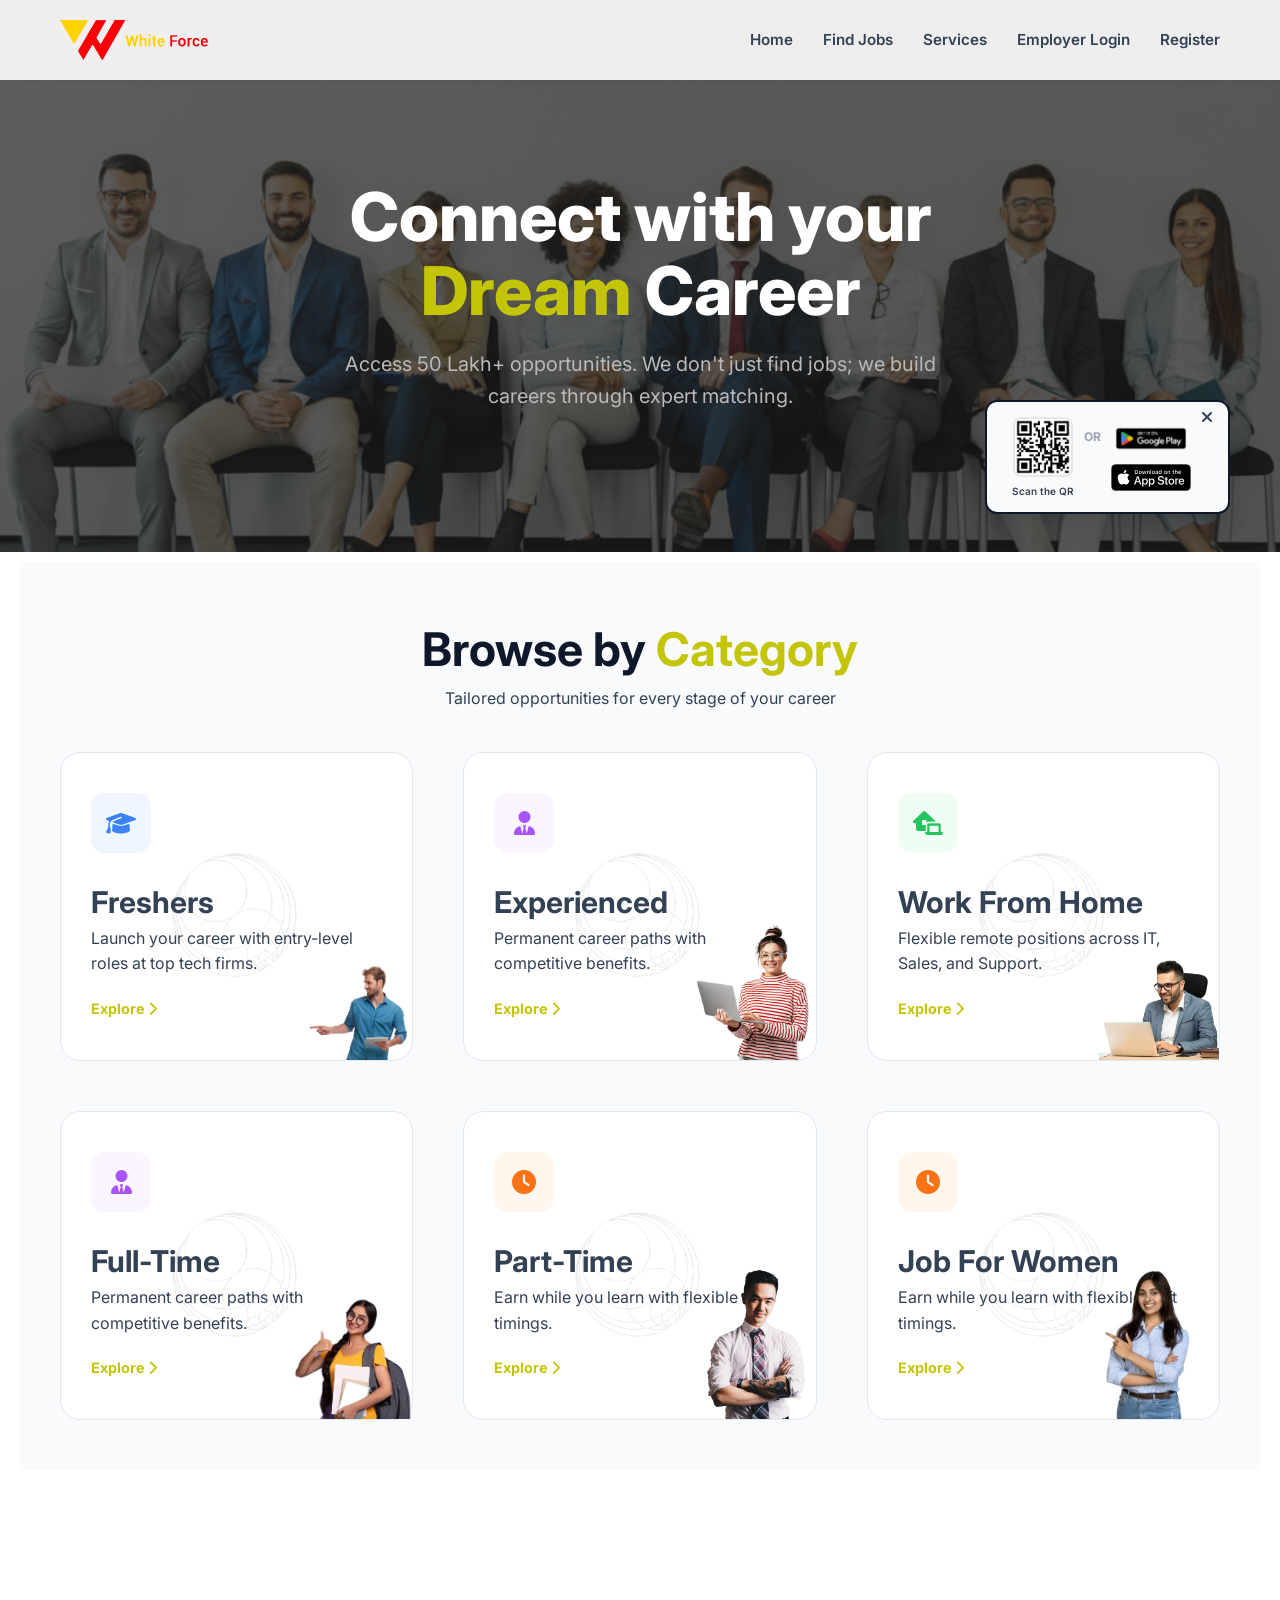
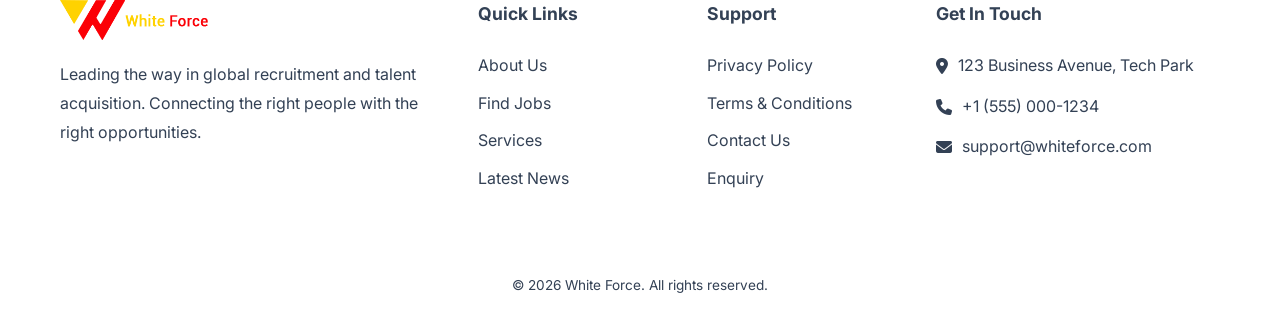
<file: index.html>
<!DOCTYPE html>
<html lang="en">

<head>
    <meta charset="UTF-8">
    <meta name="viewport" content="width=device-width, initial-scale=1.0">
    <title>White Force | Premium Recruitment Solutions</title>
    <link href="https://fonts.googleapis.com/css2?family=Inter:wght@300;400;600;700;800&display=swap" rel="stylesheet">
    <link rel="stylesheet" href="https://cdnjs.cloudflare.com/ajax/libs/font-awesome/6.5.1/css/all.min.css">
    <link rel="stylesheet" href="style.css">
</head>

<body>

    <!-- navbar -->
    <nav class="navbar">
        <div class="container nav-flex">
            <div class="logo">
                <img src="./images/logo.png" alt="">
            </div>
            <ul class="nav-links">
                <li><a href="#home">Home</a></li>
                <li><a href="#categories">Find Jobs</a></li>
                <li><a href="#services">Services</a></li>
                <li><a href="#" class="btn-outline">Employer Login</a></li>
                <li><a href="#" class="btn-primary">Register</a></li>
            </ul>
        </div>
    </nav>

    <!-- home -->
    <section class="hero" id="home">
        <div class="container">
            <div class="hero-content">

                <h1>Connect with your <br><span>Dream</span> Career</h1>
                <p>Access 50 Lakh+ opportunities. We don't just find jobs; we build careers through expert matching.</p>
            </div>
        </div>
        <div class="qr">
            <div class="qr-img">
                <img src="./images/URL QR Code.png" alt="">
                <p>Scan the QR</p>
            </div>
            <p>OR</p>
            <div class="app">
                <img src="./images/google play.png" alt="">
                <img src="./images/download-on-the-app-store.svg" alt="">
            </div>
            <i class="fa-solid fa-xmark"></i>
        </div>
    </section>


    <!-- categories -->
    <section class="categories" id="categories">
        <div class="container">

            <div class="section-title">
                <h2>Browse by <span>Category</span></h2>
                <p>Tailored opportunities for every stage of your career</p>
            </div>
            <div class="category-grid">

                <div class="card">
                    <div class="card-icon icon-blue"><i class="fa-solid fa-graduation-cap"></i></div>
                    <h3>Freshers</h3>
                    <p>Launch your career with entry-level roles at top tech firms.</p>
                    <div class="image">
                        <img src="./images/boy.jpg" alt="">
                    </div>
                    <div class="background-image ">
                        <img src="./images/circle.png" alt="">
                    </div>
                    <a href="#" class="card-link">Explore <i class="fa-solid fa-chevron-right"></i></a>
                </div>
                <div class="card">
                    <div class="card-icon icon-purple"><i class="fa-solid fa-user-tie"></i></div>
                    <h3>Experienced</h3>
                    <p>Permanent career paths with competitive benefits.</p>
                    <div class="image">
                        <img src="./images/girls-removebg-preview.png" alt="">
                    </div>
                    <div class="background-image ">
                        <img src="./images/circle.png" alt="">
                    </div>
                    <a href="#" class="card-link">Explore <i class="fa-solid fa-chevron-right"></i></a>
                </div>
                <div class="card">
                    <div class="card-icon icon-green"><i class="fa-solid fa-laptop-house"></i></div>
                    <h3>Work From Home</h3>
                    <p>Flexible remote positions across IT, Sales, and Support.</p>
                    <div class="image">
                        <img src="./images/men-1.png" alt="">
                    </div>
                    <div class="background-image ">
                        <img src="./images/circle.png" alt="">
                    </div>
                    <a href="#" class="card-link">Explore <i class="fa-solid fa-chevron-right"></i></a>
                </div>
                <div class="card">
                    <div class="card-icon icon-purple"><i class="fa-solid fa-user-tie"></i></div>
                    <h3>Full-Time</h3>
                    <p>Permanent career paths with competitive benefits.</p>
                    <div class="image">
                        <img src="./images/girl-image.png" alt="">
                    </div>
                    <div class="background-image ">
                        <img src="./images/circle.png" alt="">
                    </div>
                    <a href="#" class="card-link">Explore <i class="fa-solid fa-chevron-right"></i></a>
                </div>
                <div class="card">
                    <div class="card-icon icon-orange"><i class="fa-solid fa-clock"></i></div>
                    <h3>Part-Time</h3>
                    <p>Earn while you learn with flexible shift timings.</p>
                    <div class="image">
                        <img src="./images/men-2.png" alt="">
                    </div>
                    <div class="background-image ">
                        <img src="./images/circle.png" alt="">
                    </div>
                    <a href="#" class="card-link">Explore <i class="fa-solid fa-chevron-right"></i></a>
                </div>
                <div class="card">
                    <div class="card-icon icon-orange"><i class="fa-solid fa-clock"></i></div>
                    <h3>Job For Women</h3>
                    <p>Earn while you learn with flexible shift timings.</p>
                    <div class="image">
                        <img src="./images/women-1.png" alt="">
                    </div>
                    <div class="background-image ">
                        <img src="./images/circle.png" alt="">
                    </div>
                    <a href="#" class="card-link">Explore <i class="fa-solid fa-chevron-right"></i></a>
                </div>
            </div>
        </div>
    </section>

    <!-- footer -->
    <footer class="footer">
        <div class="container footer-grid">
            <div class="footer-col">
                <div class="logo">
                    <img src="./images/logo.png" alt="">
                </div>
                <p class="footer-desc">
                    Leading the way in global recruitment and talent acquisition. Connecting the right people with the
                    right opportunities.
                </p>
                <div class="social-links">
                    <a href="#"><i class="fab fa-facebook-f"></i></a>
                    <a href="#"><i class="fab fa-linkedin-in"></i></a>
                    <a href="#"><i class="fab fa-twitter"></i></a>
                    <a href="#"><i class="fab fa-instagram"></i></a>
                </div>
            </div>

            <div class="footer-col">
                <h4>Quick Links</h4>
                <ul>
                    <li><a href="#">About Us</a></li>
                    <li><a href="#">Find Jobs</a></li>
                    <li><a href="#">Services</a></li>
                    <li><a href="#">Latest News</a></li>
                </ul>
            </div>

            <div class="footer-col">
                <h4>Support</h4>
                <ul>
                    <li><a href="#">Privacy Policy</a></li>
                    <li><a href="#">Terms & Conditions</a></li>
                    <li><a href="#">Contact Us</a></li>
                    <li><a href="#">Enquiry</a></li>
                </ul>
            </div>

            <div class="footer-col">
                <h4>Get In Touch</h4>
                <p><i class="fas fa-map-marker-alt"></i> 123 Business Avenue, Tech Park</p>
                <p><i class="fas fa-phone"></i> +1 (555) 000-1234</p>
                <p><i class="fas fa-envelope"></i> support@whiteforce.com</p>
            </div>
        </div>

        <div class="footer-bottom">
            <div class="container">
                <p>&copy; 2026 White Force. All rights reserved.</p>
            </div>
        </div>
    </footer>


</body>
<script>
    let cards = document.querySelectorAll(".card");
    cards.forEach((card)=>{
        card.addEventListener("click",()=>{
            window.location.href = "Job.html";
        })
    })
</script>
</html>
</file>
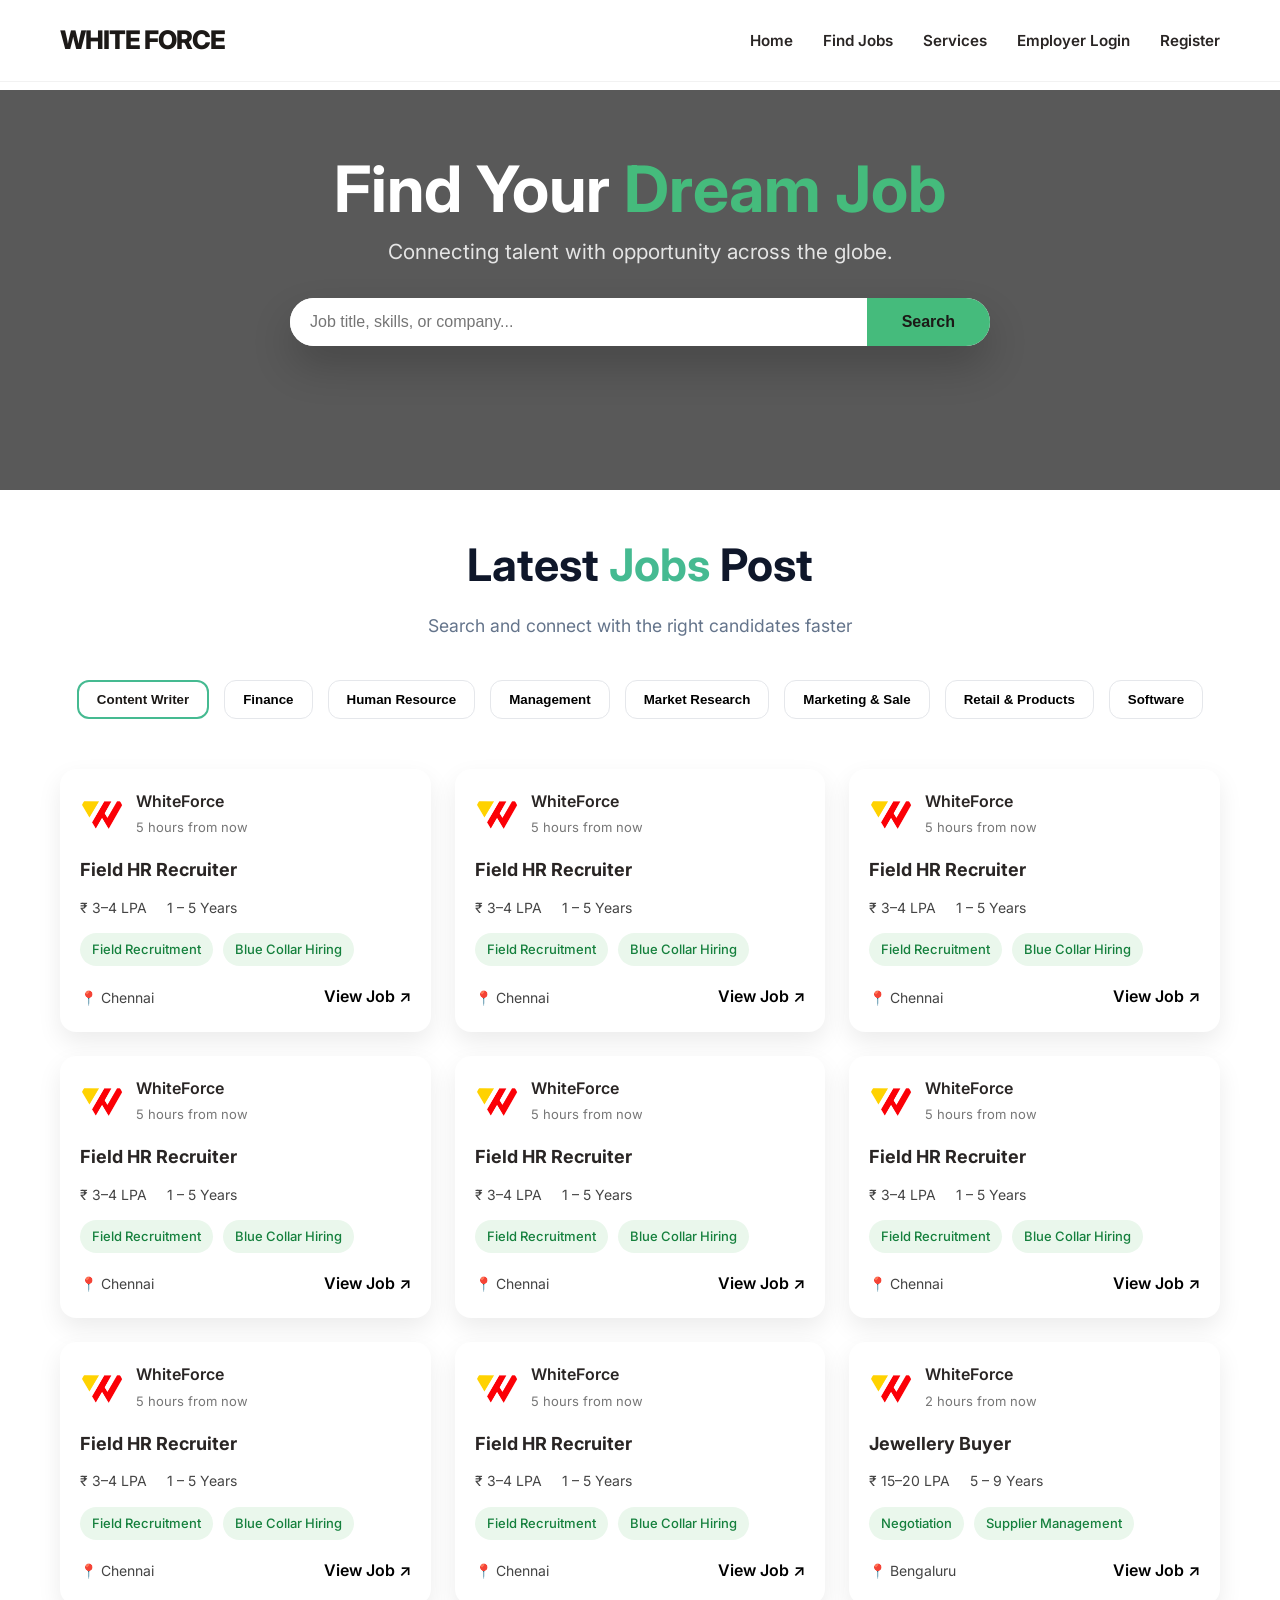
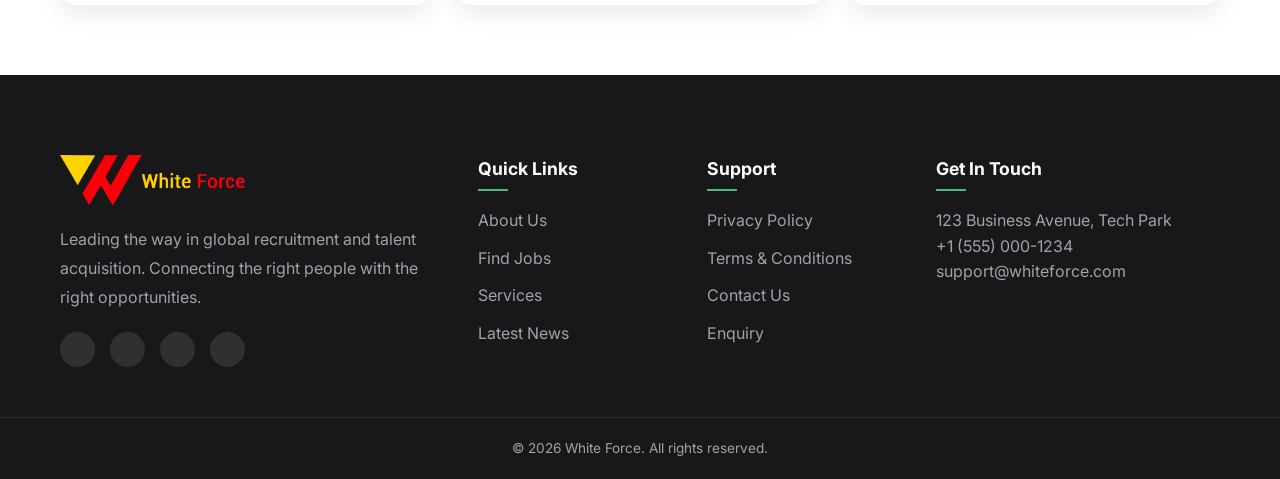
<file: Job.html>
<!DOCTYPE html>
<html lang="en">

<head>
    <meta charset="UTF-8">
    <meta name="viewport" content="width=device-width, initial-scale=1.0">
    <title>White Force | Find Your Dream Job</title>
    <link rel="stylesheet" href="job.css">
    <link href="https://fonts.googleapis.com/css2?family=Inter:wght@400;600;800&display=swap" rel="stylesheet">
</head>

<body>

    <!-- navbar -->
    <nav class="navbar">
        <div class="container nav-flex">
            <div class="logo">
                <span class="logo-accent">WHITE FORCE</span>
            </div>
            <ul class="nav-links">
                <li><a href="#home">Home</a></li>
                <li><a href="#categories">Find Jobs</a></li>
                <li><a href="#services">Services</a></li>
                <li><a href="#" class="btn-outline">Employer Login</a></li>
                <li><a href="#" class="btn-primary">Register</a></li>
            </ul>
        </div>
    </nav>

    <!-- hero -->
    <section class="hero">
        <div class="video-container">
            <div class="overlay"></div>
            <video src="./images/video (online-video-cutter.com).mp4" autoplay muted loop></video>
        </div>

        <div class="hero-content">
            <h1>Find Your <span>Dream Job</span></h1>
            <p>Connecting talent with opportunity across the globe.</p>

            <div class="search-box">
                <input type="text" placeholder="Job title, skills, or company...">
                <button type="submit">Search</button>
            </div>
        </div>
    </section>

    <!--job section  -->
    <section class="latest-jobs">
        <div class="container">

            <div class="section-header">
                <h2>Latest <span>Jobs</span> Post</h2>
                <p>Search and connect with the right candidates faster</p>
            </div>

            <!-- Category Tabs -->
            <div class="job-tabs">
                <button class="tab active">Content Writer</button>
                <button class="tab">Finance</button>
                <button class="tab">Human Resource</button>
                <button class="tab">Management</button>
                <button class="tab">Market Research</button>
                <button class="tab">Marketing & Sale</button>
                <button class="tab">Retail & Products</button>
                <button class="tab">Software</button>
            </div>


            <div class="jobs-grid">

                <div class="job-card">
                    <div class="card-header">
                        <img src="images/whiteforcelogo.png" class="company-logo" alt="">
                        <div>
                            <h4 class="company-name">WhiteForce</h4>
                            <span class="posted-time">5 hours from now</span>
                        </div>
                    </div>

                    <h3 class="job-title">Field HR Recruiter</h3>

                    <div class="job-info">
                        <span>₹ 3–4 LPA</span>
                        <span>1 – 5 Years</span>
                    </div>

                    <div class="skills">
                        <span>Field Recruitment</span>
                        <span>Blue Collar Hiring</span>
                    </div>

                    <div class="card-footer">
                        <span class="location">📍 Chennai</span>
                        <a href="#">View Job ↗</a>
                    </div>
                </div>
                <div class="job-card">
                    <div class="card-header">
                        <img src="images/whiteforcelogo.png" class="company-logo" alt="">
                        <div>
                            <h4 class="company-name">WhiteForce</h4>
                            <span class="posted-time">5 hours from now</span>
                        </div>
                    </div>

                    <h3 class="job-title">Field HR Recruiter</h3>

                    <div class="job-info">
                        <span>₹ 3–4 LPA</span>
                        <span>1 – 5 Years</span>
                    </div>

                    <div class="skills">
                        <span>Field Recruitment</span>
                        <span>Blue Collar Hiring</span>
                    </div>

                    <div class="card-footer">
                        <span class="location">📍 Chennai</span>
                        <a href="#">View Job ↗</a>
                    </div>
                </div>
                <div class="job-card">
                    <div class="card-header">
                        <img src="images/whiteforcelogo.png" class="company-logo" alt="">
                        <div>
                            <h4 class="company-name">WhiteForce</h4>
                            <span class="posted-time">5 hours from now</span>
                        </div>
                    </div>

                    <h3 class="job-title">Field HR Recruiter</h3>

                    <div class="job-info">
                        <span>₹ 3–4 LPA</span>
                        <span>1 – 5 Years</span>
                    </div>

                    <div class="skills">
                        <span>Field Recruitment</span>
                        <span>Blue Collar Hiring</span>
                    </div>

                    <div class="card-footer">
                        <span class="location">📍 Chennai</span>
                        <a href="#">View Job ↗</a>
                    </div>
                </div>
                <div class="job-card">
                    <div class="card-header">
                        <img src="images/whiteforcelogo.png" class="company-logo" alt="">
                        <div>
                            <h4 class="company-name">WhiteForce</h4>
                            <span class="posted-time">5 hours from now</span>
                        </div>
                    </div>

                    <h3 class="job-title">Field HR Recruiter</h3>

                    <div class="job-info">
                        <span>₹ 3–4 LPA</span>
                        <span>1 – 5 Years</span>
                    </div>

                    <div class="skills">
                        <span>Field Recruitment</span>
                        <span>Blue Collar Hiring</span>
                    </div>

                    <div class="card-footer">
                        <span class="location">📍 Chennai</span>
                        <a href="#">View Job ↗</a>
                    </div>
                </div>
                  <div class="job-card">
                    <div class="card-header">
                        <img src="images/whiteforcelogo.png" class="company-logo" alt="">
                        <div>
                            <h4 class="company-name">WhiteForce</h4>
                            <span class="posted-time">5 hours from now</span>
                        </div>
                    </div>

                    <h3 class="job-title">Field HR Recruiter</h3>

                    <div class="job-info">
                        <span>₹ 3–4 LPA</span>
                        <span>1 – 5 Years</span>
                    </div>

                    <div class="skills">
                        <span>Field Recruitment</span>
                        <span>Blue Collar Hiring</span>
                    </div>

                    <div class="card-footer">
                        <span class="location">📍 Chennai</span>
                        <a href="#">View Job ↗</a>
                    </div>
                </div>
                  <div class="job-card">
                    <div class="card-header">
                        <img src="images/whiteforcelogo.png" class="company-logo" alt="">
                        <div>
                            <h4 class="company-name">WhiteForce</h4>
                            <span class="posted-time">5 hours from now</span>
                        </div>
                    </div>

                    <h3 class="job-title">Field HR Recruiter</h3>

                    <div class="job-info">
                        <span>₹ 3–4 LPA</span>
                        <span>1 – 5 Years</span>
                    </div>

                    <div class="skills">
                        <span>Field Recruitment</span>
                        <span>Blue Collar Hiring</span>
                    </div>

                    <div class="card-footer">
                        <span class="location">📍 Chennai</span>
                        <a href="#">View Job ↗</a>
                    </div>
                </div>
                  <div class="job-card">
                    <div class="card-header">
                        <img src="images/whiteforcelogo.png" class="company-logo" alt="">
                        <div>
                            <h4 class="company-name">WhiteForce</h4>
                            <span class="posted-time">5 hours from now</span>
                        </div>
                    </div>

                    <h3 class="job-title">Field HR Recruiter</h3>

                    <div class="job-info">
                        <span>₹ 3–4 LPA</span>
                        <span>1 – 5 Years</span>
                    </div>

                    <div class="skills">
                        <span>Field Recruitment</span>
                        <span>Blue Collar Hiring</span>
                    </div>

                    <div class="card-footer">
                        <span class="location">📍 Chennai</span>
                        <a href="#">View Job ↗</a>
                    </div>
                </div>
                  <div class="job-card">
                    <div class="card-header">
                        <img src="images/whiteforcelogo.png" class="company-logo" alt="">
                        <div>
                            <h4 class="company-name">WhiteForce</h4>
                            <span class="posted-time">5 hours from now</span>
                        </div>
                    </div>

                    <h3 class="job-title">Field HR Recruiter</h3>

                    <div class="job-info">
                        <span>₹ 3–4 LPA</span>
                        <span>1 – 5 Years</span>
                    </div>

                    <div class="skills">
                        <span>Field Recruitment</span>
                        <span>Blue Collar Hiring</span>
                    </div>

                    <div class="card-footer">
                        <span class="location">📍 Chennai</span>
                        <a href="#">View Job ↗</a>
                    </div>
                </div>

                <!-- duplicate card -->
                <div class="job-card">
                    <div class="card-header">
                        <img src="images/whiteforcelogo.png" class="company-logo" alt="">
                        <div>
                            <h4 class="company-name">WhiteForce</h4>
                            <span class="posted-time">2 hours from now</span>
                        </div>
                    </div>

                    <h3 class="job-title">Jewellery Buyer</h3>

                    <div class="job-info">
                        <span>₹ 15–20 LPA</span>
                        <span>5 – 9 Years</span>
                    </div>

                    <div class="skills">
                        <span>Negotiation</span>
                        <span>Supplier Management</span>
                    </div>

                    <div class="card-footer">
                        <span class="location">📍 Bengaluru</span>
                        <a href="#">View Job ↗</a>
                    </div>
                </div>

            </div>


        </div>
    </section>

    <!-- footer -->
    <footer class="footer">
        <div class="container footer-grid">
            <div class="footer-col">
                <div class="footer-logo">
                  <img src="./images/logo.png" alt="">
                </div>
                <p class="footer-desc">
                    Leading the way in global recruitment and talent acquisition. Connecting the right people with the
                    right opportunities.
                </p>
                <div class="social-links">
                    <a href="#"><i class="fab fa-facebook-f"></i></a>
                    <a href="#"><i class="fab fa-linkedin-in"></i></a>
                    <a href="#"><i class="fab fa-twitter"></i></a>
                    <a href="#"><i class="fab fa-instagram"></i></a>
                </div>
            </div>

            <div class="footer-col">
                <h4>Quick Links</h4>
                <ul>
                    <li><a href="#">About Us</a></li>
                    <li><a href="#">Find Jobs</a></li>
                    <li><a href="#">Services</a></li>
                    <li><a href="#">Latest News</a></li>
                </ul>
            </div>

            <div class="footer-col">
                <h4>Support</h4>
                <ul>
                    <li><a href="#">Privacy Policy</a></li>
                    <li><a href="#">Terms & Conditions</a></li>
                    <li><a href="#">Contact Us</a></li>
                    <li><a href="#">Enquiry</a></li>
                </ul>
            </div>

            <div class="footer-col">
                <h4>Get In Touch</h4>
                <p><i class="fas fa-map-marker-alt"></i> 123 Business Avenue, Tech Park</p>
                <p><i class="fas fa-phone"></i> +1 (555) 000-1234</p>
                <p><i class="fas fa-envelope"></i> support@whiteforce.com</p>
            </div>
        </div>

        <div class="footer-bottom">
            <div class="container">
                <p>&copy; 2026 White Force. All rights reserved.</p>
            </div>
        </div>
    </footer>
</body>

</html>
</file>
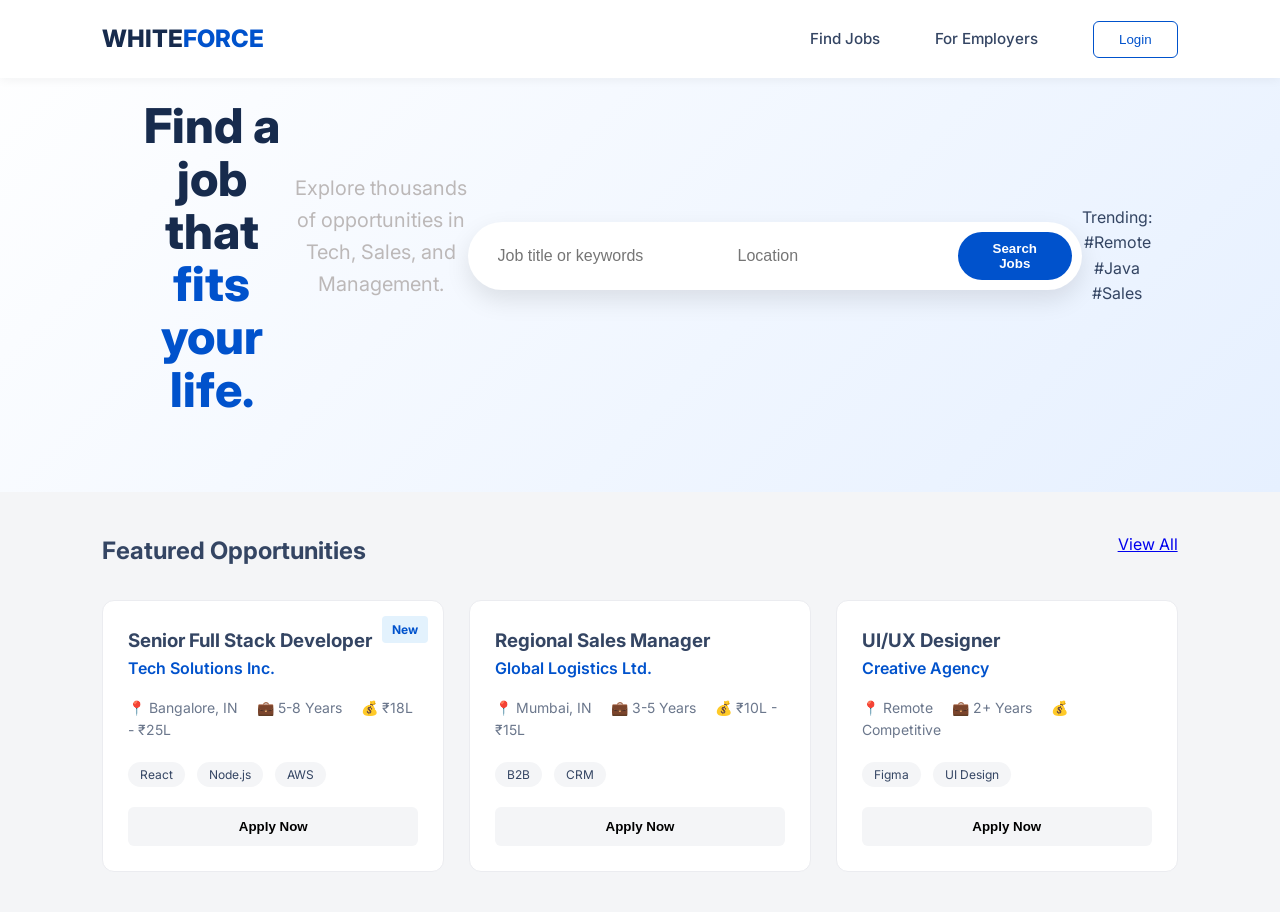
<file: test.html>
<!DOCTYPE html>
<html lang="en">
<head>
    <meta charset="UTF-8">
    <meta name="viewport" content="width=device-width, initial-scale=1.0">
    <title>White Force | Find Your Dream Job</title>
    <link rel="stylesheet" href="style.css">
    <link href="https://fonts.googleapis.com/css2?family=Inter:wght@300;400;600;700&display=swap" rel="stylesheet">
</head>
<style>
    :root {
    --primary: #0052cc;
    --secondary: #07c;
    --dark: #172b4d;
    --light-bg: #f4f5f7;
    --text-main: #344563;
}

* {
    margin: 0;
    padding: 0;
    box-sizing: border-box;
}

body {
    font-family: 'Inter', sans-serif;
    background-color: var(--light-bg);
    color: var(--text-main);
    line-height: 1.6;
}

/* Navbar */
.navbar {
    display: flex;
    justify-content: space-between;
    align-items: center;
    padding: 20px 8%;
    background: white;
    box-shadow: 0 2px 10px rgba(0,0,0,0.05);
}

.logo {
    font-size: 24px;
    font-weight: 800;
    color: var(--dark);
}

.logo span { color: var(--primary); }

.nav-links a {
    margin-right: 25px;
    text-decoration: none;
    color: var(--text-main);
    font-weight: 500;
}

.btn-login {
    padding: 10px 25px;
    border-radius: 6px;
    border: 1px solid var(--primary);
    background: transparent;
    color: var(--primary);
    cursor: pointer;
}

/* Hero Section */
.hero {
    text-align: center;
    padding: 80px 10% 60px;
    background: linear-gradient(135deg, #ffffff 0%, #e6f0ff 100%);
}

.hero h1 {
    font-size: 3rem;
    color: var(--dark);
    margin-bottom: 15px;
}

.hero h1 span { color: var(--primary); }

/* Search Bar */
.search-container {
    background: white;
    padding: 10px;
    border-radius: 50px;
    display: flex;
    max-width: 800px;
    margin: 30px auto;
    box-shadow: 0 10px 25px rgba(0,0,0,0.1);
}

.search-container input {
    flex: 1;
    border: none;
    padding: 15px 20px;
    outline: none;
    font-size: 16px;
}

.btn-search {
    background: var(--primary);
    color: white;
    border: none;
    padding: 0 35px;
    border-radius: 40px;
    cursor: pointer;
    font-weight: 600;
}

/* Job Cards */
.job-container {
    padding: 40px 8%;
}

.section-header {
    display: flex;
    justify-content: space-between;
    margin-bottom: 30px;
}

.job-grid {
    display: grid;
    grid-template-columns: repeat(auto-fill, minmax(320px, 1fr));
    gap: 25px;
}

.job-card {
    background: white;
    padding: 25px;
    border-radius: 12px;
    transition: transform 0.3s ease, box-shadow 0.3s ease;
    border: 1px solid #ebecf0;
    position: relative;
}

.job-card:hover {
    transform: translateY(-5px);
    box-shadow: 0 12px 20px rgba(0,0,0,0.08);
}

.card-tag {
    position: absolute;
    top: 15px;
    right: 15px;
    background: #e3f2fd;
    color: var(--primary);
    padding: 4px 10px;
    border-radius: 4px;
    font-size: 12px;
    font-weight: bold;
}

.company {
    color: var(--primary);
    font-weight: 600;
    margin-bottom: 15px;
}

.job-meta {
    font-size: 14px;
    color: #6b778c;
    margin-bottom: 20px;
}

.job-meta span { margin-right: 15px; }

.skills { margin-bottom: 20px; }

.skill {
    background: #f4f5f7;
    padding: 5px 12px;
    border-radius: 20px;
    font-size: 12px;
    margin-right: 8px;
}

.btn-apply {
    width: 100%;
    padding: 12px;
    background: #f4f5f7;
    border: none;
    border-radius: 6px;
    font-weight: 600;
    cursor: pointer;
    transition: 0.2s;
}

.btn-apply:hover {
    background: var(--primary);
    color: white;
}
</style>
<body>

    <nav class="navbar">
        <div class="logo">WHITE<span>FORCE</span></div>
        <div class="nav-links">
            <a href="#">Find Jobs</a>
            <a href="#">For Employers</a>
            <button class="btn-login">Login</button>
        </div>
    </nav>

    <header class="hero">
        <h1>Find a job that <span>fits your life.</span></h1>
        <p>Explore thousands of opportunities in Tech, Sales, and Management.</p>
        
        <div class="search-container">
            <input type="text" placeholder="Job title or keywords">
            <input type="text" placeholder="Location">
            <button class="btn-search">Search Jobs</button>
        </div>
        
        <div class="trending">
            Trending: <span>#Remote</span> <span>#Java</span> <span>#Sales</span>
        </div>
    </header>

    <main class="job-container">
        <div class="section-header">
            <h2>Featured Opportunities</h2>
            <a href="#">View All</a>
        </div>

        <div class="job-grid">
            <div class="job-card">
                <div class="card-tag">New</div>
                <h3>Senior Full Stack Developer</h3>
                <p class="company">Tech Solutions Inc.</p>
                <div class="job-meta">
                    <span>📍 Bangalore, IN</span>
                    <span>💼 5-8 Years</span>
                    <span>💰 ₹18L - ₹25L</span>
                </div>
                <div class="skills">
                    <span class="skill">React</span>
                    <span class="skill">Node.js</span>
                    <span class="skill">AWS</span>
                </div>
                <button class="btn-apply">Apply Now</button>
            </div>

            <div class="job-card">
                <h3>Regional Sales Manager</h3>
                <p class="company">Global Logistics Ltd.</p>
                <div class="job-meta">
                    <span>📍 Mumbai, IN</span>
                    <span>💼 3-5 Years</span>
                    <span>💰 ₹10L - ₹15L</span>
                </div>
                <div class="skills">
                    <span class="skill">B2B</span>
                    <span class="skill">CRM</span>
                </div>
                <button class="btn-apply">Apply Now</button>
            </div>

            <div class="job-card">
                <h3>UI/UX Designer</h3>
                <p class="company">Creative Agency</p>
                <div class="job-meta">
                    <span>📍 Remote</span>
                    <span>💼 2+ Years</span>
                    <span>💰 Competitive</span>
                </div>
                <div class="skills">
                    <span class="skill">Figma</span>
                    <span class="skill">UI Design</span>
                </div>
                <button class="btn-apply">Apply Now</button>
            </div>
        </div>
    </main>

</body>
</html>
</file>
<file: style.css>
/* Custom Properties for Global Control */
:root {
    --primary: #c4c409;
    --primary-dark: #c4c409;
    --dark: #0f172a;
    --text-main: #334155;
    --text-light: #64748b;
    --bg-light: #f8fafc;
    --white: #ffffff;
    --shadow: 0 10px 30px -5px rgba(0, 0, 0, 0.1);
}

* {
    margin: 0;
    padding: 0;
    box-sizing: border-box;
}

body {
    font-family: 'Inter', sans-serif;
    background-color: var(--white);
    color: var(--text-main);
    line-height: 1.6;
}

.container {
    max-width: 1200px;
    margin: 0 auto;
    padding: 0 20px;
}

/* --- Navigation --- */
.navbar {
    padding: 20px 0;
    position: fixed;
    width: 100%;
    top: 0;
    background: rgba(255, 255, 255, 0.9);
    backdrop-filter: blur(10px);
    z-index: 1000;
    box-shadow: 0 1px 0 rgba(0, 0, 0, 0.05);
}

.nav-flex {
    display: flex;
    justify-content: space-between;
    align-items: center;
}

.logo {
    display: flex;
    align-items: center;
}

.logo img {
    height: 40px;        /* control size using height */
    width: auto;         /* keep aspect ratio */
    object-fit: contain;
}

.nav-links {
    display: flex;
    list-style: none;
    gap: 30px;
    align-items: center;
}

.nav-links a {
    text-decoration: none;
    color: var(--text-main);
    font-weight: 600;
    font-size: 0.95rem;
    transition: 0.3s;
}

.nav-links a:hover {
    color: var(--primary);
}

/* --- Hero Section --- */
.hero {
    width: 100%;
    min-height: 480px;
    padding: 160px 8% 100px;
position: relative;
    background:
        linear-gradient(rgba(34, 34, 34, 0.7), rgba(28, 27, 27, 0.7)),
        url('/images/banner.jpg') center/cover no-repeat;

    display: flex;
    align-items: center;
}

.hero-content {
    text-align: center;
}


.badge {
    background: #e0f2f1;
    color: white;
    padding: 6px 16px;
    border-radius: 50px;
    font-weight: 700;
    font-size: 0.8rem;
    text-transform: uppercase;
}

.hero h1 {
    font-size: 4.2rem;
    color: white;
    line-height: 1.1;
    margin: 20px 0;
    font-weight: 800;
}

.text-gradient {
    background: linear-gradient(to right, var(--primary), #4db6ac);
    -webkit-background-clip: text;
    -webkit-text-fill-color: transparent;
}

.hero p {
    font-size: 1.25rem;
    color: rgb(188 184 184);
    max-width: 600px;
    margin-bottom: 40px;
}
.hero-content span {
    color: var(--primary);
}

/* --- Glassmorphism Search --- */
.glass-search {
    background: white;
    padding: 15px;
    border-radius: 16px;
    display: flex;
    gap: 15px;
    box-shadow: 0 20px 50px rgba(0, 0, 0, 0.1);
    max-width: 900px;
}

.search-input {
    flex: 1;
    display: flex;
    align-items: center;
    gap: 12px;
    border-right: 1px solid #eee;
    padding-right: 15px;
}

.search-input i {
    color: var(--primary);
}

.search-input input {
    border: none;
    outline: none;
    width: 100%;
    font-size: 1rem;
}

.btn-search {
    background: var(--primary);
    color: white;
    border: none;
    padding: 15px 35px;
    border-radius: 12px;
    font-weight: 700;
    cursor: pointer;
    transition: 0.3s;
}

.btn-search:hover {
    background: var(--primary-dark);
    transform: scale(1.02);
}
/* QR Section Wrapper */
.qr {
      display: flex;
    align-items: center;
    justify-content: center;
    position: fixed;
    right: 50px;
    top: 400px;
    border: 2px solid #0f172a;
    gap: 10px;
    padding: 0 5px 0 25px;
    background: #f9fafb;
  ;
    z-index: 999;
    border-radius: 12px;
    box-shadow: 0 8px 24px rgba(0, 0, 0, 0.08);
}

/* QR Image Box */
.qr-img {
    display: flex;
    flex-direction: column;
    align-items: center;
    gap: 6px;
    height: 110px;
}

.qr-img img {
    width: 60px;
    object-fit: cover;
    border-radius: 8px;
    margin-top: 15px;
    border: 2px solid #e5e7eb;
}

.qr-img p {
    font-size: 10px;
    font-weight: 600;
    color: #374151;
}

/* OR Text */
.qr > p {
    font-size: 12px;
    font-weight: 700;
    color: #9ca3af;
}
.qr i{
   margin-bottom: 80px;
   margin-right: 10px;
}
/* App Store Buttons */
.app {
    display: flex;
    flex-direction: column;
    gap: 10px;
}

.app img {
    width: 80px;
    cursor: pointer;
    transition: transform 0.25s ease, box-shadow 0.25s ease;
}

.app img:hover {
    transform: translateY(-2px);
    box-shadow: 0 6px 16px rgba(0, 0, 0, 0.15);
}

/* Responsive */
@media (max-width: 600px) {
    .qr {
        flex-direction: column;
        gap: 14px;
    }

    .app {
        flex-direction: row;
    }
}


/* --- Stats Bar --- */
.stats-bar {
    background: var(--dark);
    padding: 40px 0;
    color: white;
}

.stats-flex {
    display: flex;
    justify-content: space-around;
    text-align: center;
}

.stat-item strong {
    font-size: 2.7rem;
    display: block;
}

.stat-item span {
    color: #94a3b8;
    font-size: 1rem;
}

/* --- Categories Grid --- */
.categories {
    
    padding: 50px 0;
    margin:10px 20px;
    background: var(--bg-light);
}

.section-title {
    text-align: center;
    margin-bottom: 40px;
}

.section-title h2 {
    font-size: 2.9rem;
    color: var(--dark);
}

.section-title h2 span {
    color: var(--primary);
}
.image img{
position: absolute;
width: 120px;
bottom: 0;
right: 0;
}
.category-grid {
    display: grid;
    grid-template-columns: repeat(auto-fit, minmax(310px, 1fr));
    gap: 50px;
}

.card {
    background: white;
    padding: 40px 30px;
    position: relative;
    border-radius: 20px;
    transition: 0.4s;
    border: 1px solid #e2e8f0;
}
.card .background-image img{
    width: 273px;
    position: absolute;
    top: 60px;
    left: 37px;
    opacity: 0.2;

}
.card:hover {
    transform: translateY(-10px);
    box-shadow: var(--shadow);
    border-color: var(--primary);
}

.card-icon {
    width: 60px;
    height: 60px;
    border-radius: 14px;
    display: flex;
    align-items: center;
    justify-content: center;
    font-size: 1.5rem;
    margin-bottom: 25px;
}

.icon-blue {
    background: #eff6ff;
    color: #3b82f6;
}

.icon-green {
    background: #f0fdf4;
    color: #22c55e;
}

.icon-purple {
    background: #faf5ff;
    color: #a855f7;
}

.icon-orange {
    background: #fff7ed;
    color: #f97316;
}

.card-link {
    text-decoration: none;
    color: var(--primary);
    font-weight: 700;
    font-size: 0.9rem;
    margin-top: 20px;
    display: block;
}
.card h3{
    font-size: 30px;
}
.card:hover h3{
    transition: all 0.2s ease-in ;
    color: #009688;
}
/* Responsive Fixes */
@media (max-width: 768px) {
    .hero h1 {
        font-size: 2.5rem;
    }

    .glass-search {
        flex-direction: column;
    }

    .search-input {
        border-right: none;
        border-bottom: 1px solid #eee;
        padding-bottom: 10px;
    }

    .nav-links {
        display: none;
    }
}
.footer {
    background-color: var(--footer-bg);
    color: var(--footer-text);
    padding: 80px 0 20px;
    margin-top: 50px;
}

.footer-grid {
    display: grid;
    grid-template-columns: 2fr 1fr 1fr 1.5fr;
    gap: 40px;
    margin-bottom: 50px;
}

.footer-col h4 {
    color: var(--footer-heading);
    margin-bottom: 25px;
    font-size: 1.1rem;
    position: relative;
}

/* Accent line under headings */
.footer-col h4::after {
    content: '';
    position: absolute;
    left: 0;
    bottom: -8px;
    width: 30px;
    height: 2px;
    background-color: var(--accent-blue);
}

.footer-desc {
    margin: 20px 0;
    line-height: 1.8;
}

.footer-col ul {
    list-style: none;
}

.footer-col ul li {
    margin-bottom: 12px;
}

.footer-col ul li a {
    color: var(--footer-text);
    text-decoration: none;
    transition: 0.3s;
}

.footer-col ul li a:hover {
    color: var(--accent-blue);
    padding-left: 5px;
}

.footer-col p {
    margin-bottom: 15px;
    display: flex;
    align-items: center;
    gap: 10px;
}

.social-links {
    display: flex;
    gap: 15px;
}

.social-links a {
    width: 35px;
    height: 35px;
    background: rgba(255,255,255,0.1);
    display: flex;
    align-items: center;
    justify-content: center;
    border-radius: 50%;
    color: white;
    text-decoration: none;
    transition: 0.3s;
}

.social-links a:hover {
    background: var(--accent-blue);
}

.footer-bottom {
    border-top: 1px solid rgba(255,255,255,0.1);
    padding-top: 20px;
    text-align: center;
    font-size: 0.85rem;
}

/* Responsive Footer */
@media (max-width: 768px) {
    .footer-grid {
        grid-template-columns: 1fr 1fr;
    }
}
@media (max-width: 480px) {
    .footer-grid {
        grid-template-columns: 1fr;
    }
}
</file>
<file: job.css>
/* =========================
   THEME VARIABLES (YELLOW)
========================= */
:root {
    /* Primary Theme */
    --primary-yellow: #45BB7C;
    --primary-yellow-hover: #45BB7C;
    --accent-yellow: #45BB7C;

    /* Text */
    --text-dark: #1c1917;
    --text-main: #292524;
    --text-light: #78716c;
    --white: #ffffff;

    /* UI */
    --nav-bg: rgba(255, 255, 255, 0.9);
    --overlay-dark: rgba(0, 0, 0, 0.65);

    /* Footer */
    --footer-bg: #18181b;
    --footer-text: #a1a1aa;
    --footer-heading: #ffffff;
}

/* =========================
   RESET & BASE
========================= */
* {
    margin: 0;
    padding: 0;
    box-sizing: border-box;
}

body {
    font-family: 'Inter', sans-serif;
    background: var(--white);
    color: var(--text-main);
    line-height: 1.6;
    padding-top: 90px;
    /* fixed navbar space */
}

.container {
    max-width: 1200px;
    margin: auto;
    padding: 0 20px;
}

/* =========================
   NAVBAR
========================= */
.navbar {
    position: fixed;
    top: 0;
    width: 100%;
    padding: 20px 0;
    background: var(--nav-bg);
    backdrop-filter: blur(10px);
    z-index: 1000;
    box-shadow: 0 1px 0 rgba(0, 0, 0, 0.05);
}

.nav-flex {
    display: flex;
    justify-content: space-between;
    align-items: center;
}

.logo {
    font-size: 1.6rem;
    font-weight: 800;
    letter-spacing: -1px;
    color: var(--text-dark);
}

.nav-links {
    list-style: none;
    display: flex;
    gap: 30px;
}

.nav-links a {
    text-decoration: none;
    font-weight: 600;
    font-size: 0.95rem;
    color: var(--text-main);
    transition: 0.3s;
}

.nav-links a:hover {
    color: var(--primary-yellow);
}

/* =========================
   HERO (VIDEO)
========================= */
.hero {
    position: relative;
    height: 400px;
    width: 100%;
    
    overflow: hidden;
}

/* Video Layer */
.video-container {
    position: absolute;
    inset: 0;
    height: auto;
    z-index: 1;
}

.video-container video {
    width: 100%;
    height: 100%;
    object-fit: cover;
}

/* Dark Overlay */
.video-container::after {
    content: "";
    position: absolute;
    inset: 0;
    background: var(--overlay-dark);
    z-index: 2;
}

/* Hero Content */
.hero-content {
    position: relative;
    z-index: 3;
    height: 80%;
    display: flex;
    flex-direction: column;
    justify-content: center;
    align-items: center;
    text-align: center;
    color: white;
    padding: 0 15px;
}

.hero-content h1 {
    font-size: 4rem;
    line-height: 1.1;
    margin-bottom: 10px;
}

.hero-content h1 span {
    color: var(--accent-yellow);
}

.hero-content p {
    font-size: 1.3rem;
    color: #e5e5e5;
    max-width: 600px;
}

/* =========================
   SEARCH BOX
========================= */
.search-box {
    margin-top: 30px;
    width: 100%;
    max-width: 700px;
    display: flex;
    background: white;
    border-radius: 50px;
    overflow: hidden;
    box-shadow: 0 20px 40px rgba(0, 0, 0, 0.2);
}

.search-box input {
    flex: 1;
    padding: 15px 20px;
    font-size: 16px;
    border: none;
    outline: none;
}

.search-box button {
    background: var(--primary-yellow);
    border: none;
    padding: 0 35px;
    font-size: 16px;
    font-weight: 700;
    color: var(--text-dark);
    cursor: pointer;
    transition: 0.3s;
}

.search-box button:hover {
    background: var(--primary-yellow-hover);
}

/* =========================
   LATEST JOBS SECTION
========================= */
.latest-jobs {
    padding: 10px 0;
    margin-top: 30px;
    background: #ffffff;
}

.section-header {
    text-align: center;
    margin-bottom: 40px;
}

.section-header h2 {
    font-size: 2.8rem;
    color: #0f172a;
}

.section-header h2 span {
    color: #45ba91;
}

.section-header p {
    margin-top: 10px;
    color: #64748b;
    font-size: 1.1rem;
}

/* =========================
   JOB TABS
========================= */
.job-tabs {
    display: flex;
    flex-wrap: wrap;
    justify-content: center;
    gap: 15px;
    margin-bottom: 50px;
}

.tab {
    padding: 10px 18px;
    border-radius: 12px;
    border: 1px solid #e5e7eb;
    background: #fff;
    font-weight: 600;
    cursor: pointer;
    transition: 0.3s;
}

.tab.active,
.tab:hover {
    /* background: #45ba91; */
    border:2px solid #45ba91;
    color: #1c1917;
}



/* =========================
   JOB CARD
========================= */
.jobs-grid {
    display: grid;
    grid-template-columns: repeat(3, 1fr); /* 3 cards per row */
    gap: 24px;
    /* padding: 70px 8%; */
}


.job-card {
    background: #fff;
    border-radius: 16px;
    padding: 20px;
    box-shadow: 0 10px 25px rgba(0,0,0,0.08);
    transition: all 0.3s ease;
}

.job-card:hover {
    transform: translateY(-6px);
    box-shadow: 0 16px 35px rgba(0,0,0,0.12);
}

/* header */
.card-header {
    display: flex;
    gap: 12px;
    align-items: center;
    margin-bottom: 16px;
}

.company-logo {
    width: 44px;
    height: 44px;
    border-radius: 50%;
    object-fit: cover;
}

.company-name {
    font-size: 16px;
    font-weight: 600;
}

.posted-time {
    font-size: 13px;
    color: #777;
}

/* job title */
.job-title {
    font-size: 18px;
    font-weight: 700;
    margin-bottom: 12px;
}

/* salary + experience */
.job-info {
    display: flex;
    gap: 20px;
    font-size: 14px;
    color: #444;
    margin-bottom: 14px;
}

/* skills */
.skills {
    display: flex;
    gap: 10px;
    flex-wrap: wrap;
    margin-bottom: 18px;
}

.skills span {
    background: #eaf7ec;
    color: #15803d;
    padding: 6px 12px;
    border-radius: 20px;
    font-size: 13px;
    font-weight: 500;
}

/* footer */
.card-footer {
    display: flex;
    justify-content: space-between;
    align-items: center;
}

.location {
    font-size: 14px;
    color: #444;
}

.card-footer a {
    font-weight: 600;
    color: #000;
    text-decoration: none;
    border-bottom: 2px solid transparent;
}

.card-footer a:hover {
    border-bottom: 2px solid #26a378;
}


/* =========================
   RESPONSIVE
========================= */
@media (max-width: 768px) {
    .section-header h2 {
        font-size: 2.2rem;
    }
}

/* =========================
   FOOTER
========================= */
.footer {
    background: var(--footer-bg);
    color: var(--footer-text);
    padding: 80px 0 20px;
    margin-top: 60px;
}

.footer-grid {
    display: grid;
    grid-template-columns: 2fr 1fr 1fr 1.5fr;
    gap: 40px;
    margin-bottom: 50px;
}

.footer-col h4 {
    color: var(--footer-heading);
    margin-bottom: 25px;
    font-size: 1.1rem;
    position: relative;
}

.footer-col h4::after {
    content: '';
    position: absolute;
    left: 0;
    bottom: -8px;
    width: 30px;
    height: 2px;
    background: var(--accent-yellow);
}

.footer-desc {
    margin: 20px 0;
    line-height: 1.8;
}

.footer-col ul {
    list-style: none;
}

.footer-col ul li {
    margin-bottom: 12px;
}

.footer-col ul li a {
    color: var(--footer-text);
    text-decoration: none;
    transition: 0.3s;
}

.footer-col ul li a:hover {
    color: var(--accent-yellow);
    padding-left: 5px;
}
.footer-logo{
   
    display: flex;
    align-items: center;
}

.footer-logo img {
    height: 50px;        /* control size using height */
    width: auto;         /* keep aspect ratio */
    object-fit: contain;
}


/* Social Icons */
.social-links {
    display: flex;
    gap: 15px;
}

.social-links a {
    width: 35px;
    height: 35px;
    background: rgba(255, 255, 255, 0.1);
    display: flex;
    align-items: center;
    justify-content: center;
    border-radius: 50%;
    color: white;
    transition: 0.3s;
}

.social-links a:hover {
    background: var(--primary-yellow);
    color: var(--text-dark);
}

.footer-bottom {
    border-top: 1px solid rgba(255, 255, 255, 0.1);
    padding-top: 20px;
    text-align: center;
    font-size: 0.85rem;
}

/* =========================
   RESPONSIVE
========================= */
@media (max-width: 768px) {
    .hero-content h1 {
        font-size: 2.6rem;
    }

    .nav-links {
        display: none;
    }

    .footer-grid {
        grid-template-columns: 1fr 1fr;
    }
}

@media (max-width: 480px) {
    .footer-grid {
        grid-template-columns: 1fr;
    }
}
</file>
